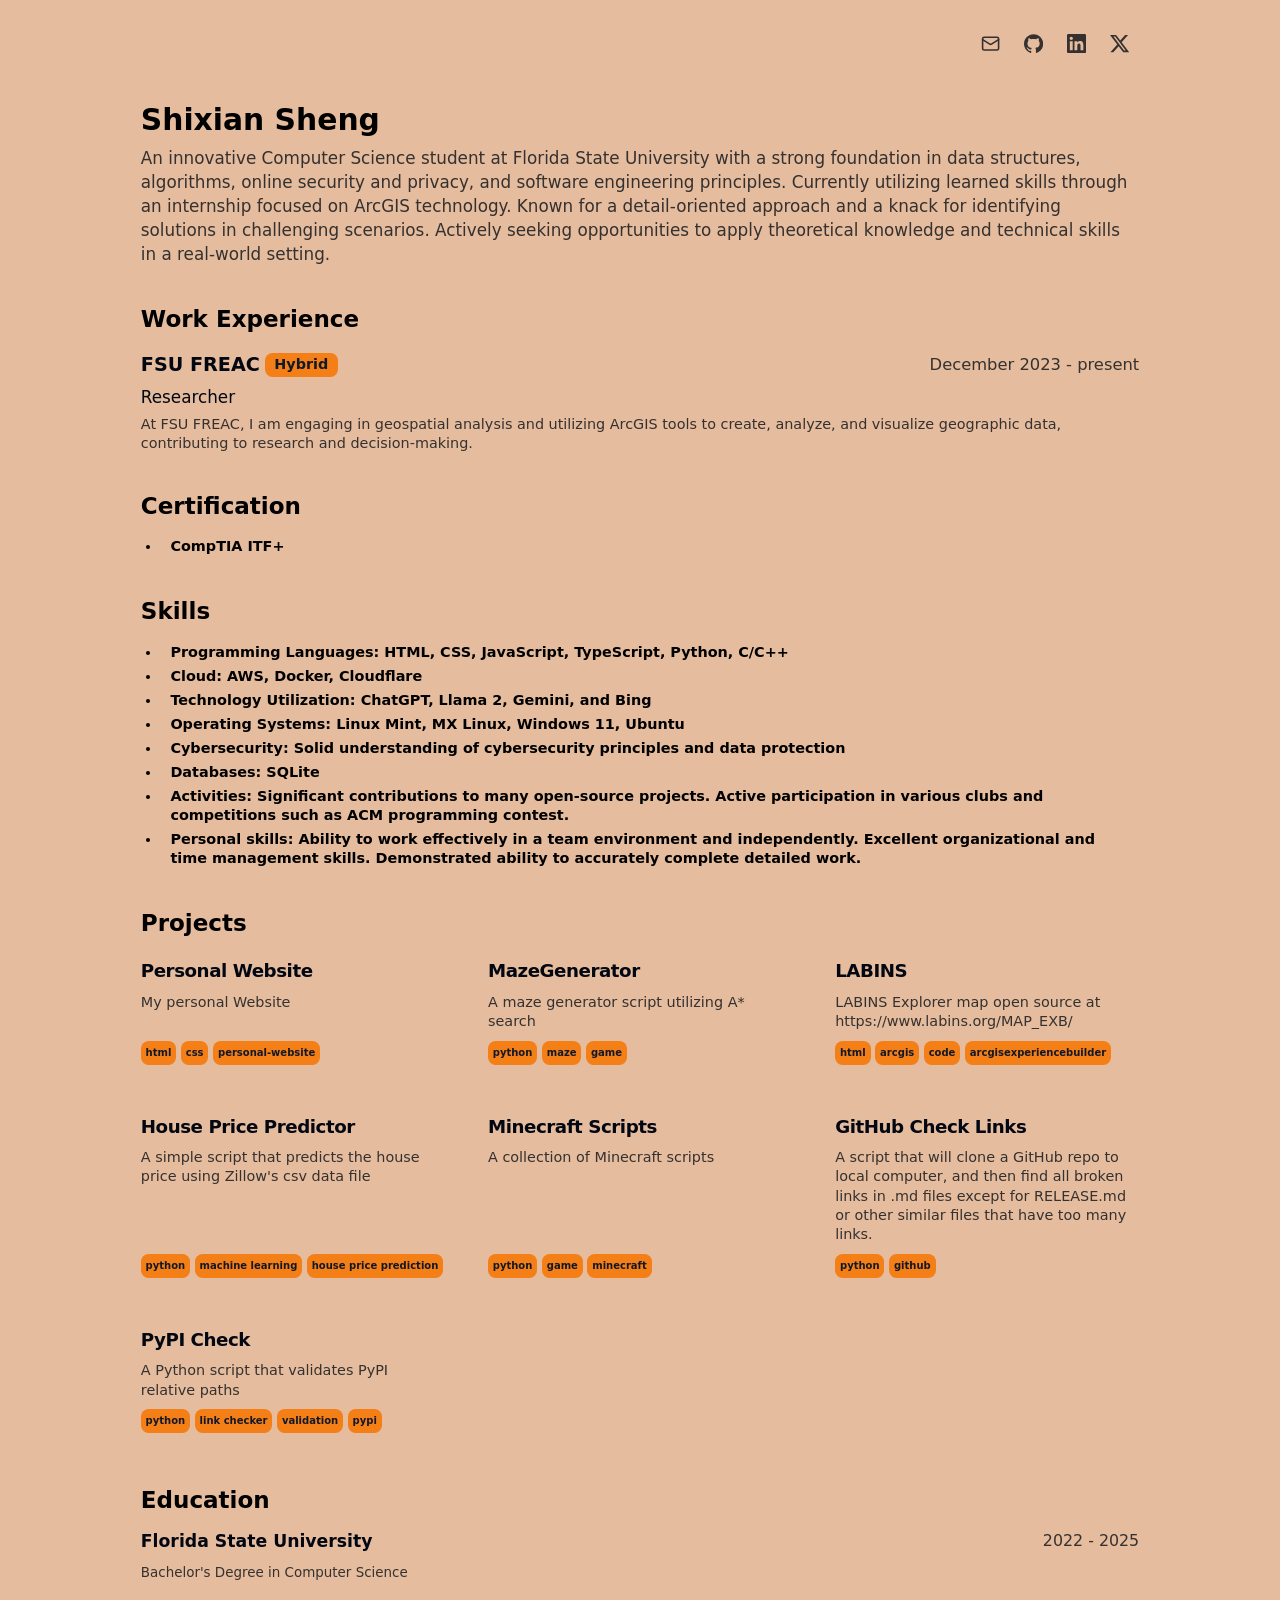
<file: resume.html>
<!DOCTYPE html>
<html lang="en" class="__className_aaf875">
  <head>
    <meta charSet="utf-8" />
    <meta name="viewport" content="width=device-width, initial-scale=1" />
    <link rel="stylesheet" href="resume.css" />

    <title>Shixian Sheng</title>
  </head>
  <body>
    <main class="relative mx-auto scroll-my-12 overflow-auto p-4 print:p-12 md:p-16">
      <section class="mx-auto w-full max-w-2xl space-y-8 bg-white print:space-y-6">
        <div class="flex gap-x-1 pt-1 font-mono text-sm text-muted-foreground print:hidden" style="display: flex; justify-content: flex-end;">
          <a href="mailto:shixian_sheng-2@protonmail.com" class="inline-flex items-center justify-center whitespace-nowrap rounded-md text-sm font-medium ring-offset-background transition-colors focus-visible:outline-none focus-visible:ring-2 focus-visible:ring-ring focus-visible:ring-offset-2 disabled:pointer-events-none disabled:opacity-50 border border-input bg-background hover:bg-primary/60 size-8">
            <svg xmlns="http://www.w3.org/2000/svg" width="24" height="24" viewBox="0 0 24 24" fill="none" stroke="currentColor" stroke-width="2" stroke-linecap="round" stroke-linejoin="round" class="lucide lucide-mail size-4">
              <rect width="20" height="16" x="2" y="4" rx="2"></rect>
              <path d="m22 7-8.97 5.7a1.94 1.94 0 0 1-2.06 0L2 7"></path>
            </svg>
          </a>
          <a href="https://github.com/KPCOFGS" class="inline-flex items-center justify-center whitespace-nowrap rounded-md text-sm font-medium ring-offset-background transition-colors focus-visible:outline-none focus-visible:ring-2 focus-visible:ring-ring focus-visible:ring-offset-2 disabled:pointer-events-none disabled:opacity-50 border border-input bg-background hover:bg-primary/60 size-8">
            <svg viewBox="0 0 24 24" xmlns="http://www.w3.org/2000/svg" class="size-4">
              <path fill="currentColor" d="M12 .297c-6.63 0-12 5.373-12 12 0 5.303 3.438 9.8 8.205 11.385.6.113.82-.258.82-.577 0-.285-.01-1.04-.015-2.04-3.338.724-4.042-1.61-4.042-1.61C4.422 18.07 3.633 17.7 3.633 17.7c-1.087-.744.084-.729.084-.729 1.205.084 1.838 1.236 1.838 1.236 1.07 1.835 2.809 1.305 3.495.998.108-.776.417-1.305.76-1.605-2.665-.3-5.466-1.332-5.466-5.93 0-1.31.465-2.38 1.235-3.22-.135-.303-.54-1.523.105-3.176 0 0 1.005-.322 3.3 1.23.96-.267 1.98-.399 3-.405 1.02.006 2.04.138 3 .405 2.28-1.552 3.285-1.23 3.285-1.23.645 1.653.24 2.873.12 3.176.765.84 1.23 1.91 1.23 3.22 0 4.61-2.805 5.625-5.475 5.92.42.36.81 1.096.81 2.22 0 1.606-.015 2.896-.015 3.286 0 .315.21.69.825.57C20.565 22.092 24 17.592 24 12.297c0-6.627-5.373-12-12-12"></path>
            </svg>
          </a>
          <a href="https://www.linkedin.com/in/shixian-sheng-97663a217/" class="inline-flex items-center justify-center whitespace-nowrap rounded-md text-sm font-medium ring-offset-background transition-colors focus-visible:outline-none focus-visible:ring-2 focus-visible:ring-ring focus-visible:ring-offset-2 disabled:pointer-events-none disabled:opacity-50 border border-input hover:bg-primary/60 size-8">
            <svg viewBox="0 0 24 24" xmlns="http://www.w3.org/2000/svg" class="size-4">
              <title>LinkedIn</title>
              <path fill="currentColor" d="M20.447 20.452h-3.554v-5.569c0-1.328-.027-3.037-1.852-3.037-1.853 0-2.136 1.445-2.136 2.939v5.667H9.351V9h3.414v1.561h.046c.477-.9 1.637-1.85 3.37-1.85 3.601 0 4.267 2.37 4.267 5.455v6.286zM5.337 7.433c-1.144 0-2.063-.926-2.063-2.065 0-1.138.92-2.063 2.063-2.063 1.14 0 2.064.925 2.064 2.063 0 1.139-.925 2.065-2.064 2.065zm1.782 13.019H3.555V9h3.564v11.452zM22.225 0H1.771C.792 0 0 .774 0 1.729v20.542C0 23.227.792 24 1.771 24h20.451C23.2 24 24 23.227 24 22.271V1.729C24 .774 23.2 0 22.222 0h.003z"></path>
            </svg>
          </a>
          <a href="https://x.com/Sheng48641" class="inline-flex items-center justify-center whitespace-nowrap rounded-md text-sm font-medium ring-offset-background transition-colors focus-visible:outline-none focus-visible:ring-2 focus-visible:ring-ring focus-visible:ring-offset-2 disabled:pointer-events-none disabled:opacity-50 border border-input bg-background hover:bg-primary/60 size-8">
            <svg viewBox="0 0 24 24" xmlns="http://www.w3.org/2000/svg" class="size-4">
              <title>X</title>
              <path fill="currentColor" d="M18.901 1.153h3.68l-8.04 9.19L24 22.846h-7.406l-5.8-7.584-6.638 7.584H.474l8.6-9.83L0 1.154h7.594l5.243 6.932ZM17.61 20.644h2.039L6.486 3.24H4.298Z"></path>
            </svg>
          </a>
        </div>
        <div class="flex items-center justify-between">
          <div class="flex-1 space-y-1.5">
            <h1 class="text-2xl font-bold">Shixian Sheng</h1>
            <p class="max-w-md font-mono text-sm text-muted-foreground">An innovative Computer Science student at Florida State University with a strong foundation in data structures, algorithms, online security and privacy, and software engineering principles. Currently utilizing learned skills through an internship focused on ArcGIS technology. Known for a detail-oriented approach and a knack for identifying solutions in challenging scenarios. Actively seeking opportunities to apply theoretical knowledge and technical skills in a real-world setting.</p>

          </div>
          <!--
          <span class="relative flex shrink-0 overflow-hidden rounded-xl size-28"></span>
          -->
        </div>
        <section class="flex min-h-0 flex-col gap-y-3">
          <h2 class="text-base font-bold">Work Experience</h2>
          <div class="rounded-lg bg-card text-card-foreground">
            <div class="flex flex-col space-y-1.5">
              <div class="flex items-center justify-between gap-x-2">
                <h3 class="inline-flex items-center gap-x-1 font-semibold">
                  <a class="hover:underline  text-ge" href="https://freac.fsu.edu/">FSU FREAC</a>
                  <span class="inline-flex gap-x-1">
                    <div class="inline-flex items-center rounded-md border px-2 py-0.5 font-semibold font-mono transition-colors focus:outline-none focus:ring-2 focus:ring-ring focus:ring-offset-2 text-nowrap border-transparent bg-secondary text-secondary-foreground hover:bg-primary/60 align-middle text-xs">Hybrid</div>
                  </span>
                </h3>
                <div class="text-sl text-muted-foreground">December 2023
                  <!-- --> -
                  <!-- -->present
                </div>
              </div>
              <h4 class="font-mono text-sm leading-none">Researcher</h4>
            </div>
            <div class="font-mono text-muted-foreground mt-2 text-xs">At FSU FREAC, I am engaging in geospatial analysis and utilizing ArcGIS tools to create, analyze, and visualize geographic data, contributing to research and decision-making.</div>
          </div>
        </section>
        <section class="flex flex-col gap-y-3">
          <h2 class="text-base font-bold">Certification</h2>
        <div class="gap-1">
          <ul class="skills-list">
            <li class="rounded-md border px-2 py-0.5 text-xs font-semibold font-mono transition-colors border-transparent hover:bg-primary/60">CompTIA ITF+</li>
          </ul>
        </div>
        </section>
        <section class="flex flex-col gap-y-3">
          <h2 class="text-base font-bold">Skills</h2>
        <div class="gap-1">
          <ul class="skills-list">
            <li class="rounded-md border px-2 py-0.5 text-xs font-semibold font-mono transition-colors border-transparent hover:bg-primary/60">Programming Languages: HTML, CSS, JavaScript, TypeScript, Python, C/C++</li>
            <li class="rounded-md border px-2 py-0.5 text-xs font-semibold font-mono transition-colors border-transparent hover:bg-primary/60">Cloud: AWS, Docker, Cloudflare</li>
            <li class="rounded-md border px-2 py-0.5 text-xs font-semibold font-mono transition-colors border-transparent hover:bg-primary/60">Technology Utilization: ChatGPT, Llama 2, Gemini, and Bing</li>
            <li class="rounded-md border px-2 py-0.5 text-xs font-semibold font-mono transition-colors border-transparent hover:bg-primary/60">Operating Systems: Linux Mint, MX Linux, Windows 11, Ubuntu</li>
            <li class="rounded-md border px-2 py-0.5 text-xs font-semibold font-mono transition-colors border-transparent hover:bg-primary/60">Cybersecurity: Solid understanding of cybersecurity principles and data protection</li>
            <li class="rounded-md border px-2 py-0.5 text-xs font-semibold font-mono transition-colors border-transparent hover:bg-primary/60">Databases: SQLite</li>
            <li class="rounded-md border px-2 py-0.5 text-xs font-semibold font-mono transition-colors border-transparent hover:bg-primary/60">Activities: Significant contributions to many open-source projects. Active participation in various clubs and competitions such as ACM programming contest.</li>
            <li class="rounded-md border px-2 py-0.5 text-xs font-semibold font-mono transition-colors border-transparent hover:bg-primary/60">Personal skills: Ability to work effectively in a team environment and independently. Excellent organizational and time management skills. Demonstrated ability to accurately complete detailed work.</li>
          </ul>
        </div>

        </section>
        <section class="flex flex-col">
          <h2 class="text-base font-bold"><a class="hover:underline" href="https://github.com/KPCOFGS?tab=repositories">Projects</a></h2>
          <div class="-mx-3 grid grid-cols-1 gap-3 print:grid-cols-3 print:gap-2 md:grid-cols-2 lg:grid-cols-3">
                          <div class="rounded-lg bg-card text-card-foreground flex flex-col overflow-hidden border border-muted p-3">
              <div class="flex flex-col space-y-1.5">
                <div class="space-y-1">
                  <a class="hover:underline font-semibold tracking-tight text-me" href="https://kpcofgs.github.io/">Personal Website</a>
                  <div class="hidden font-mono text-xs underline print:visible"></div>
                  <p class="text-muted-foreground font-mono text-xs">My personal Website</p>
                </div>
              </div>
              <div class="text-pretty font-mono text-sm text-muted-foreground mt-auto flex">
                <div class="mt-2 flex flex-wrap gap-1">
                  <div class="inline-flex items-center rounded-md border font-semibold font-mono transition-colors focus:outline-none focus:ring-2 focus:ring-ring focus:ring-offset-2 text-nowrap border-transparent bg-secondary text-secondary-foreground hover:bg-primary/60 px-1 py-0 text-[10px]">html</div>
                  <div class="inline-flex items-center rounded-md border font-semibold font-mono transition-colors focus:outline-none focus:ring-2 focus:ring-ring focus:ring-offset-2 text-nowrap border-transparent bg-secondary text-secondary-foreground hover:bg-primary/60 px-1 py-0 text-[10px]">css</div>
                                    <div class="inline-flex items-center rounded-md border font-semibold font-mono transition-colors focus:outline-none focus:ring-2 focus:ring-ring focus:ring-offset-2 text-nowrap border-transparent bg-secondary text-secondary-foreground hover:bg-primary/60 px-1 py-0 text-[10px]">personal-website</div>
                </div>
              </div>
            </div>
            <div class="rounded-lg bg-card text-card-foreground flex flex-col overflow-hidden border border-muted p-3">
              <div class="flex flex-col space-y-1.5">
                <div class="space-y-1">
                  <a class="hover:underline font-semibold tracking-tight text-me" href="https://github.com/KPCOFGS/ArcGIS_ExperienceBuilder_LABINS_Map">MazeGenerator</a>
                  <div class="hidden font-mono text-xs underline print:visible"></div>
                  <p class="text-muted-foreground font-mono text-xs">A maze generator script utilizing A* search</p>
                </div>
              </div>
              <div class="text-pretty font-mono text-sm text-muted-foreground mt-auto flex">
                <div class="mt-2 flex flex-wrap gap-1">
                  <div class="inline-flex items-center rounded-md border font-semibold font-mono transition-colors focus:outline-none focus:ring-2 focus:ring-ring focus:ring-offset-2 text-nowrap border-transparent bg-secondary text-secondary-foreground hover:bg-primary/60 px-1 py-0 text-[10px]">python</div>
                  <div class="inline-flex items-center rounded-md border font-semibold font-mono transition-colors focus:outline-none focus:ring-2 focus:ring-ring focus:ring-offset-2 text-nowrap border-transparent bg-secondary text-secondary-foreground hover:bg-primary/60 px-1 py-0 text-[10px]">maze</div>
                  <div class="inline-flex items-center rounded-md border font-semibold font-mono transition-colors focus:outline-none focus:ring-2 focus:ring-ring focus:ring-offset-2 text-nowrap border-transparent bg-secondary text-secondary-foreground hover:bg-primary/60 px-1 py-0 text-[10px]">game</div>
                </div>
              </div>
            </div>
            <div class="rounded-lg bg-card text-card-foreground flex flex-col overflow-hidden border border-muted p-3">
              <div class="flex flex-col space-y-1.5">
                <div class="space-y-1">
                  <a class="hover:underline font-semibold tracking-tight text-me" href="https://github.com/KPCOFGS/ArcGIS_ExperienceBuilder_LABINS_Map">LABINS</a>
                  <div class="hidden font-mono text-xs underline print:visible"></div>
                  <p class="text-muted-foreground font-mono text-xs">LABINS Explorer map open source at https://www.labins.org/MAP_EXB/</p>
                </div>
              </div>
              <div class="text-pretty font-mono text-sm text-muted-foreground mt-auto flex">
                <div class="mt-2 flex flex-wrap gap-1">
                  <div class="inline-flex items-center rounded-md border font-semibold font-mono transition-colors focus:outline-none focus:ring-2 focus:ring-ring focus:ring-offset-2 text-nowrap border-transparent bg-secondary text-secondary-foreground hover:bg-primary/60 px-1 py-0 text-[10px]">html</div>
                  <div class="inline-flex items-center rounded-md border font-semibold font-mono transition-colors focus:outline-none focus:ring-2 focus:ring-ring focus:ring-offset-2 text-nowrap border-transparent bg-secondary text-secondary-foreground hover:bg-primary/60 px-1 py-0 text-[10px]">arcgis</div>
                  <div class="inline-flex items-center rounded-md border font-semibold font-mono transition-colors focus:outline-none focus:ring-2 focus:ring-ring focus:ring-offset-2 text-nowrap border-transparent bg-secondary text-secondary-foreground hover:bg-primary/60 px-1 py-0 text-[10px]">code</div>
                  <div class="inline-flex items-center rounded-md border font-semibold font-mono transition-colors focus:outline-none focus:ring-2 focus:ring-ring focus:ring-offset-2 text-nowrap border-transparent bg-secondary text-secondary-foreground hover:bg-primary/60 px-1 py-0 text-[10px]">arcgisexperiencebuilder</div>
                </div>
              </div>
              </div>
            <div class="rounded-lg bg-card text-card-foreground flex flex-col overflow-hidden border border-muted p-3">
              <div class="flex flex-col space-y-1.5">
                <div class="space-y-1">
                  <a class="hover:underline font-semibold tracking-tight text-me" href="https://github.com/KPCOFGS/House_Price_Prediction">House Price Predictor</a>
                  <div class="hidden font-mono text-xs underline print:visible"></div>
                  <p class="text-muted-foreground font-mono text-xs">A simple script that predicts the house price using Zillow's csv data file</p>
                </div>
              </div>
              <div class="text-pretty font-mono text-sm text-muted-foreground mt-auto flex">
                <div class="mt-2 flex flex-wrap gap-1">
                  <div class="inline-flex items-center rounded-md border font-semibold font-mono transition-colors focus:outline-none focus:ring-2 focus:ring-ring focus:ring-offset-2 text-nowrap border-transparent bg-secondary text-secondary-foreground hover:bg-primary/60 px-1 py-0 text-[10px]">python</div>
                  <div class="inline-flex items-center rounded-md border font-semibold font-mono transition-colors focus:outline-none focus:ring-2 focus:ring-ring focus:ring-offset-2 text-nowrap border-transparent bg-secondary text-secondary-foreground hover:bg-primary/60 px-1 py-0 text-[10px]">machine learning</div>
                  <div class="inline-flex items-center rounded-md border font-semibold font-mono transition-colors focus:outline-none focus:ring-2 focus:ring-ring focus:ring-offset-2 text-nowrap border-transparent bg-secondary text-secondary-foreground hover:bg-primary/60 px-1 py-0 text-[10px]">house price prediction</div>
                </div>
            </div>
            </div>
                        <div class="rounded-lg bg-card text-card-foreground flex flex-col overflow-hidden border border-muted p-3">
              <div class="flex flex-col space-y-1.5">
                <div class="space-y-1">
                  <a class="hover:underline font-semibold tracking-tight text-me" href="https://github.com/KPCOFGS/Minecraft_Scripts">Minecraft Scripts</a>
                  <div class="hidden font-mono text-xs underline print:visible"></div>
                  <p class="text-muted-foreground font-mono text-xs">A collection of Minecraft scripts</p>
                </div>
              </div>
              <div class="text-pretty font-mono text-sm text-muted-foreground mt-auto flex">
                <div class="mt-2 flex flex-wrap gap-1">
                  <div class="inline-flex items-center rounded-md border font-semibold font-mono transition-colors focus:outline-none focus:ring-2 focus:ring-ring focus:ring-offset-2 text-nowrap border-transparent bg-secondary text-secondary-foreground hover:bg-primary/60 px-1 py-0 text-[10px]">python</div>
                  <div class="inline-flex items-center rounded-md border font-semibold font-mono transition-colors focus:outline-none focus:ring-2 focus:ring-ring focus:ring-offset-2 text-nowrap border-transparent bg-secondary text-secondary-foreground hover:bg-primary/60 px-1 py-0 text-[10px]">game</div>
                  <div class="inline-flex items-center rounded-md border font-semibold font-mono transition-colors focus:outline-none focus:ring-2 focus:ring-ring focus:ring-offset-2 text-nowrap border-transparent bg-secondary text-secondary-foreground hover:bg-primary/60 px-1 py-0 text-[10px]">minecraft</div>
                </div>
            </div>
            </div>
                <div class="rounded-lg bg-card text-card-foreground flex flex-col overflow-hidden border border-muted p-3">
              <div class="flex flex-col space-y-1.5">
                <div class="space-y-1">
                  <a class="hover:underline font-semibold tracking-tight text-me" href="https://github.com/KPCOFGS/GitHub_Check_Links">GitHub Check Links</a>
                  <div class="hidden font-mono text-xs underline print:visible"></div>
                  <p class="text-muted-foreground font-mono text-xs">A script that will clone a GitHub repo to local computer, and then find all broken links in .md files except for RELEASE.md or other similar files that have too many links.</p>
                </div>
              </div>
              <div class="text-pretty font-mono text-sm text-muted-foreground mt-auto flex">
                <div class="mt-2 flex flex-wrap gap-1">
                  <div class="inline-flex items-center rounded-md border font-semibold font-mono transition-colors focus:outline-none focus:ring-2 focus:ring-ring focus:ring-offset-2 text-nowrap border-transparent bg-secondary text-secondary-foreground hover:bg-primary/60 px-1 py-0 text-[10px]">python</div>
                  <div class="inline-flex items-center rounded-md border font-semibold font-mono transition-colors focus:outline-none focus:ring-2 focus:ring-ring focus:ring-offset-2 text-nowrap border-transparent bg-secondary text-secondary-foreground hover:bg-primary/60 px-1 py-0 text-[10px]">github</div>
                </div>
            </div>
            </div>
            <div class="rounded-lg bg-card text-card-foreground flex flex-col overflow-hidden border border-muted p-3">
              <div class="flex flex-col space-y-1.5">
                <div class="space-y-1">
                  <a class="hover:underline font-semibold tracking-tight text-me" href="https://github.com/KPCOFGS/PyPI_Relative_Path_Check">PyPI Check</a>
                  <div class="hidden font-mono text-xs underline print:visible"></div>
                  <p class="text-muted-foreground font-mono text-xs">A Python script that validates PyPI relative paths</p>
                </div>
              </div>
              <div class="text-pretty font-mono text-sm text-muted-foreground mt-auto flex">
                <div class="mt-2 flex flex-wrap gap-1">
                  <div class="inline-flex items-center rounded-md border font-semibold font-mono transition-colors focus:outline-none focus:ring-2 focus:ring-ring focus:ring-offset-2 text-nowrap border-transparent bg-secondary text-secondary-foreground hover:bg-primary/60 px-1 py-0 text-[10px]">python</div>
                  <div class="inline-flex items-center rounded-md border font-semibold font-mono transition-colors focus:outline-none focus:ring-2 focus:ring-ring focus:ring-offset-2 text-nowrap border-transparent bg-secondary text-secondary-foreground hover:bg-primary/60 px-1 py-0 text-[10px]">link checker</div>
                  <div class="inline-flex items-center rounded-md border font-semibold font-mono transition-colors focus:outline-none focus:ring-2 focus:ring-ring focus:ring-offset-2 text-nowrap border-transparent bg-secondary text-secondary-foreground hover:bg-primary/60 px-1 py-0 text-[10px]">validation</div>
                  <div class="inline-flex items-center rounded-md border font-semibold font-mono transition-colors focus:outline-none focus:ring-2 focus:ring-ring focus:ring-offset-2 text-nowrap border-transparent bg-secondary text-secondary-foreground hover:bg-primary/60 px-1 py-0 text-[10px]">pypi</div>
                </div>
            </div>
            </div>

        </section>
        <section class="flex min-h-0 flex-col gap-y-3">
          <h2 class="text-base font-bold">Education</h2>
          <div class="rounded-lg bg-card text-card-foreground">
            <div class="flex flex-col space-y-1.5">
              <div class="flex items-center justify-between gap-x-2 text-me">
                <h3 class="font-semibold leading-none" style="font-size: 0.9rem;">Florida State University</h3>
                <div class="text-se text-muted-foreground">2022
                  <!-- --> -
                  <!-- -->2025
                </div>
              </div>
            </div>
            <div class="text-pretty text-muted-foreground mt-2" style="font-size: 0.7rem; line-height: 1rem;">Bachelor&#x27;s Degree in Computer Science</div>
          </div>
        </section>
      </section>
    </main>
  </body>
</html>
</file>
<file: resume.css>
:root {
  --text-scale: 0.20rem; /* Define a variable for text scale */
}

/* Apply the variable to all text elements */
*,
*:before,
*:after {
  font-size: calc(1rem + var(--text-scale)); /* Increase all font sizes by 0.25rem */
}

html {
  line-height: 1.5;
  -webkit-text-size-adjust: 100%;

  font-family: ui-sans-serif, system-ui, sans-serif, Apple Color Emoji,
    Segoe UI Emoji, Segoe UI Symbol, Noto Color Emoji;
  font-feature-settings: normal;
  font-variation-settings: normal;
  -webkit-tap-highlight-color: transparent;
}
body {
  margin: 0;
  line-height: inherit;
      background-color: #E5BC9D; /* Light grey background */

}
hr {
  height: 0;
  color: inherit;
  border-top-width: 1px;
}

h1,
h2,
h3,
h4,
h5,
h6 {
  font-size: inherit;
  font-weight: inherit;
}
a {
  color: inherit;
  text-decoration: inherit;
}
b,
strong {
  font-weight: bolder;
}
code,
kbd,
pre,
samp {
  font-family: ui-monospace, SFMono-Regular, Menlo, Monaco, Consolas,
    Liberation Mono, Courier New, monospace;
  font-feature-settings: normal;
  font-variation-settings: normal;
  font-size: 1em;
}
small {
  font-size: 80%;
}
sub,
sup {
  font-size: 75%;
  line-height: 0;
  position: relative;
  vertical-align: baseline;
}
sub {
  bottom: -0.25em;
}
sup {
  top: -0.5em;
}
table {
  text-indent: 0;
  border-color: inherit;
  border-collapse: collapse;
}
button,
input,
optgroup,
select,
textarea {
  font-family: inherit;
  font-feature-settings: inherit;
  font-variation-settings: inherit;
  font-size: 100%;
  font-weight: inherit;
  line-height: inherit;
  color: inherit;
  margin: 0;
  padding: 0;
}
button,
select {
  text-transform: none;
}
[type="button"],
[type="reset"],
[type="submit"],
button {
  -webkit-appearance: button;
  background-color: transparent;
  background-image: none;
}
:-moz-focusring {
  outline: auto;
}
:-moz-ui-invalid {
  box-shadow: none;
}
progress {
  vertical-align: baseline;
}
::-webkit-inner-spin-button,
::-webkit-outer-spin-button {
  height: auto;
}
[type="search"] {
  -webkit-appearance: textfield;
  outline-offset: -2px;
}
::-webkit-search-decoration {
  -webkit-appearance: none;
}
::-webkit-file-upload-button {
  -webkit-appearance: button;
  font: inherit;
}

blockquote,
dd,
dl,
figure,
h1,
h2,
h3,
h4,
h5,
h6,
hr,
p,
pre {
  margin: 0;
}
fieldset {
  margin: 0;
}
fieldset,
legend {
  padding: 0;
}
menu,
ol,
ul {
  list-style: none;
  margin: 0;
  padding: 0;
}

[role="button"],
button {
  cursor: pointer;
}


:root {
  --background: 0 0% 100%;
  --foreground: 224 71.4% 4.1%;
  --card: 0 0% 100%;
  --card-foreground: 224 71.4% 4.1%;
  --popover: 0 0% 100%;
  --popover-foreground: 224 71.4% 4.1%;
  --primary: 220.9 39.3% 11%;
  --primary-foreground: 210 20% 98%;
  --secondary: 220 14.3% 95.9%;
  --secondary-foreground: 220.9 39.3% 11%;
  --muted: 220 14.3% 95.9%;
  --muted-foreground: 300 8.9% 46.1%;
  --accent: 220 14.3% 95.9%;
  --accent-foreground: 220.9 39.3% 11%;
  --destructive: 0 84.2% 60.2%;
  --destructive-foreground: 210 20% 98%;
  --border: 220 13% 91%;
  --input: 220 13% 91%;
  --ring: 224 71.4% 4.1%;
  --radius: 0.5rem;
}



.sr-only {
  position: absolute;
  width: 1px;
  height: 1px;
  padding: 0;
  margin: -1px;
  overflow: hidden;
  clip: rect(0, 0, 0, 0);
  white-space: nowrap;
  border-width: 0;
}
.pointer-events-none {
  pointer-events: none;
}
.fixed {
  position: fixed;
}
.absolute {
  position: absolute;
}
.relative {
  position: relative;
}
.inset-0 {
  inset: 0;
}
.inset-x-0 {
  left: 0;
  right: 0;
}
.bottom-0 {
  bottom: 0;
}
.bottom-4 {
  bottom: 1rem;
}
.left-0 {
  left: 0;
}
.left-\[50\%\] {
  left: 50%;
}
.right-0 {
  right: 0;
}
.right-4 {
  right: 1rem;
}
.top-4 {
  top: 1rem;
}
.top-\[50\%\] {
  top: 50%;
}
.z-50 {
  z-index: 50;
}
.-mx-1 {
  margin-left: -0.25rem;
  margin-right: -0.25rem;
}
.-mx-3 {
  margin-left: -0.75rem;
  margin-right: -0.75rem;
}
.mx-auto {
  margin-left: auto;
  margin-right: auto;
}
.my-6 {
  margin-top: 1.5rem;
  margin-bottom: 1.5rem;
}
.ml-auto {
  margin-left: auto;
}
.mr-2 {
  margin-right: 0.5rem;
}
.mt-2 {
  margin-top: 0.5rem;
}
.mt-24 {
  margin-top: 6rem;
}
.mt-4 {
  margin-top: 1rem;
}
.mt-auto {
  margin-top: auto;
}
.flex {
  display: flex;
}
.inline-flex {
  display: inline-flex;
}
.grid {
  display: grid;
}
.hidden {
  display: none;
}
.aspect-square {
  aspect-ratio: 1/1;
}
.size-1 {
  width: 0.25rem;
  height: 0.25rem;
}
.size-16 {
  width: 4rem;
  height: 4rem;
}
.size-28 {
  width: 7rem;
  height: 7rem;
}
.size-3 {
  width: 0.75rem;
  height: 0.75rem;
}
.size-4 {
  width: 1rem;
  height: 1rem;
}
.size-6 {
  width: 1.5rem;
  height: 1.5rem;
}
.size-8 {
  width: 2rem;
  height: 2rem;
}
.h-10 {
  height: 2.5rem;
}
.h-11 {
  height: 2.75rem;
}
.h-2 {
  height: 0.5rem;
}
.h-4 {
  height: 1rem;
}
.h-5 {
  height: 1.25rem;
}
.h-9 {
  height: 2.25rem;
}
.h-auto {
  height: auto;
}
.h-full {
  height: 100%;
}
.h-px {
  height: 1px;
}

.w-10 {
  width: 2.5rem;
}
.w-4 {
  width: 1rem;
}
.w-\[100px\] {
  width: 100px;
}
.w-full {
  width: 100%;
}
.max-w-2xl {
  max-width: 52rem;
}

.flex-1 {
  flex: 1 1 0%;
}
.shrink-0 {
  flex-shrink: 0;
}
.translate-x-\[-50\%\] {
  --tw-translate-x: -50%;
}
.translate-x-\[-50\%\],
.translate-y-\[-50\%\] {
  transform: translate(var(--tw-translate-x), var(--tw-translate-y))
    rotate(var(--tw-rotate)) skewX(var(--tw-skew-x)) skewY(var(--tw-skew-y))
    scaleX(var(--tw-scale-x)) scaleY(var(--tw-scale-y));
}
.translate-y-\[-50\%\] {
  --tw-translate-y: -50%;
}
.cursor-default {
  cursor: default;
}
.select-none {
  -webkit-user-select: none;
  -moz-user-select: none;
  user-select: none;
}
.scroll-my-12 {
  scroll-margin-top: 3rem;
  scroll-margin-bottom: 3rem;
}

.grid-cols-1 {
  grid-template-columns: repeat(1, minmax(0, 1fr));
}
.flex-col {
  flex-direction: column;
}
.flex-col-reverse {
  flex-direction: column-reverse;
}

.items-center {
  align-items: center;
}
.justify-center {
  justify-content: center;
}
.justify-between {
  justify-content: space-between;
}
.gap-1 {
  gap: 0.25rem;
}
.gap-1\.5 {
  gap: 0.375rem;
}
.gap-2 {
  gap: 0.5rem;
}
.gap-3 {
  gap: 0.75rem;
}
.gap-4 {
  gap: 1rem;
}
.gap-x-1 {
  -moz-column-gap: 0.25rem;
  column-gap: 0.25rem;
}
.gap-x-1\.5 {
  -moz-column-gap: 0.375rem;
  column-gap: 0.375rem;
}
.gap-x-2 {
  -moz-column-gap: 0.5rem;
  column-gap: 0.5rem;
}
.gap-y-3 {
  row-gap: 0.75rem;
}
.space-y-1 > :not([hidden]) ~ :not([hidden]) {
  --tw-space-y-reverse: 0;
  margin-top: calc(0.25rem * calc(1 - var(--tw-space-y-reverse)));
  margin-bottom: calc(0.25rem * var(--tw-space-y-reverse));
}
.space-y-1\.5 > :not([hidden]) ~ :not([hidden]) {
  --tw-space-y-reverse: 0;
  margin-top: calc(0.375rem * calc(1 - var(--tw-space-y-reverse)));
  margin-bottom: calc(0.375rem * var(--tw-space-y-reverse));
}
.space-y-8 > :not([hidden]) ~ :not([hidden]) {
  --tw-space-y-reverse: 0;
  margin-top: calc(2rem * calc(1 - var(--tw-space-y-reverse)));
  margin-bottom: calc(2rem * var(--tw-space-y-reverse));
}

.whitespace-nowrap {
  white-space: nowrap;
}


.rounded {
  border-radius: 0.25rem;
}
.rounded-full {
  border-radius: 9999px;
}
.rounded-lg {
  border-radius: var(--radius);
}
.rounded-md {
  border-radius: calc(var(--radius) - 2px);
}
.rounded-sm {
  border-radius: calc(var(--radius) - 4px);
}
.rounded-xl {
  border-radius: 0.75rem;
}
.rounded-t-\[10px\] {
  border-top-left-radius: 10px;
  border-top-right-radius: 10px;
}
.border {
  border-width: 1px;
}
.border-b {
  border-bottom-width: 1px;
}
.border-t {
  border-top-width: 1px;
}
.border-input {
  border-color: hsl(var(--input));
}
.border-muted {
  border-color: hsl(var(--muted));
}
.border-transparent {
  border-color: transparent;
}
.border-t-muted {
  border-top-color: hsl(var(--muted));
}

.p-0 {
  padding: 0;
}
.p-1 {
  padding: 0.25rem;
}
.p-3 {
  padding: 0.75rem;
}
.p-4 {
  padding: 1rem;
}
.p-6 {
  padding: 1.5rem;
}
.px-1 {
  padding-left: 0.25rem;
  padding-right: 0.25rem;
}
.px-1\.5 {
  padding-left: 0.375rem;
  padding-right: 0.375rem;
}
.px-2 {
  padding-left: 0.5rem;
  padding-right: 0.5rem;
}
.py-0 {
  padding-top: 0;
  padding-bottom: 0;
}
.py-0\.5 {
  padding-top: 0.125rem;
  padding-bottom: 0.125rem;
}
.py-1 {
  padding-top: 0.25rem;
  padding-bottom: 0.25rem;
}
.py-1\.5 {
  padding-top: 0.375rem;
  padding-bottom: 0.375rem;
}
.py-2 {
  padding-top: 0.5rem;
  padding-bottom: 0.5rem;
}
.py-3 {
  padding-top: 0.75rem;
  padding-bottom: 0.75rem;
}
.py-6 {
  padding-top: 1.5rem;
  padding-bottom: 1.5rem;
}
.pb-0 {
  padding-bottom: 0;
}
.pt-1 {
  padding-top: 0.25rem;
}
.text-center {
  text-align: center;
}
.align-baseline {
  vertical-align: baseline;
}
.align-middle {
  vertical-align: middle;
}

.text-2xl {
  font-size: 1.55rem;
  line-height: 2rem;
}
.text-\[10px\] {
  font-size: 10px;
}
.text-base {
  font-size: 1.20rem;
  line-height: 1.5rem;
}
.text-ge {
  font-size: 1rem;
  line-height: 1.75rem;
}
.text-me {
  font-size: 0.95rem;
  line-height: 1.75rem;
}
.text-sm {
  font-size: 0.875rem;
  line-height: 1.25rem;
}
.text-se {
  font-size: 0.825rem;
  line-height: 1.25rem;
}
.text-sl {
  font-size: 0.85rem;
  line-height: 1.25rem;
}
.text-xs {
  font-size: 0.75rem;
  line-height: 1rem;
}
.font-bold {
  font-weight: 700;
}

.font-semibold {
  font-weight: 600;
}

.leading-none {
  line-height: 1;
}
.tracking-tight {
  letter-spacing: -0.025em;
}
.tracking-widest {
  letter-spacing: 0.1em;
}
.text-card-foreground {
  color: hsl(var(--card-foreground));
}
.text-destructive-foreground {
  color: hsl(var(--destructive-foreground));
}
.text-foreground {
  color: hsl(var(--foreground));
}
.text-gray-500 {
  --tw-text-opacity: 1;
  color: rgb(107 114 128 / var(--tw-text-opacity));
}
.text-muted-foreground {
  color: #353130;
}
.text-popover-foreground {
  color: hsl(var(--popover-foreground));
}
.text-primary {
  color: hsl(var(--primary));
}
.text-primary-foreground {
  color: hsl(var(--primary-foreground));
}
.text-secondary-foreground {
  color: hsl(var(--secondary-foreground));
}
.underline {
  text-decoration-line: underline;
}
.underline-offset-4 {
  text-underline-offset: 4px;
}
.opacity-100 {
  opacity: 1;
}
.opacity-50 {
  opacity: 0.5;
}
.opacity-70 {
  opacity: 0.7;
}
.shadow-2xl {
  --tw-shadow: 0 25px 50px -12px rgba(0, 0, 0, 0.25);
  --tw-shadow-colored: 0 25px 50px -12px var(--tw-shadow-color);
}
.shadow-2xl,
.shadow-lg {
  box-shadow: var(--tw-ring-offset-shadow, 0 0 #0000),
    var(--tw-ring-shadow, 0 0 #0000), var(--tw-shadow);
}
.shadow-lg {
  --tw-shadow: 0 10px 15px -3px rgba(0, 0, 0, 0.1),
    0 4px 6px -4px rgba(0, 0, 0, 0.1);
  --tw-shadow-colored: 0 10px 15px -3px var(--tw-shadow-color),
    0 4px 6px -4px var(--tw-shadow-color);
}
.outline-none {
  outline: 2px solid transparent;
  outline-offset: 2px;
}
.outline {
  outline-style: solid;
}



.hover\:bg-accent:hover {
  background-color: hsl(var(--accent));
}
.hover\:bg-destructive\/80:hover {
  background-color: hsl(var(--destructive) / 0.8);
}
.hover\:bg-destructive\/90:hover {
  background-color: hsl(var(--destructive) / 0.9);
}
.hover\:bg-primary\/60:hover {
  background-color: orange; /* Change to the desired orange color */
}

.hover\:bg-primary\/90:hover {
  background-color: hsl(var(--primary) / 0.9);
}
.hover\:bg-secondary\/60:hover {
  background-color: hsl(var(--secondary) / 0.6);
}
.bg-secondary {
  background-color: #F57F17;
}
.hover\:text-accent-foreground:hover {
  color: hsl(var(--accent-foreground));
}
.hover\:underline:hover {
  text-decoration-line: underline;
}
.hover\:opacity-100:hover {
  opacity: 1;
}

.disabled\:pointer-events-none:disabled {
  pointer-events: none;
}
.disabled\:cursor-not-allowed:disabled {
  cursor: not-allowed;
}
.disabled\:opacity-50:disabled {
  opacity: 0.5;
}
.aria-selected\:bg-accent[aria-selected="true"] {
  background-color: hsl(var(--accent));
}
.aria-selected\:text-accent-foreground[aria-selected="true"] {
  color: hsl(var(--accent-foreground));
}

.skills-list {
  list-style-type: disc; /* Bullet style */
  padding-left: 20px; /* Adjust indentation */
  max-width: 100%; /* Ensure the list does not exceed the container's width */
  word-wrap: break-word; /* Wrap long words */
}

@media (min-width: 1024px) {
  .lg\:grid-cols-3 {
    grid-template-columns: repeat(3, minmax(0, 1fr));
  }
}
</file>
